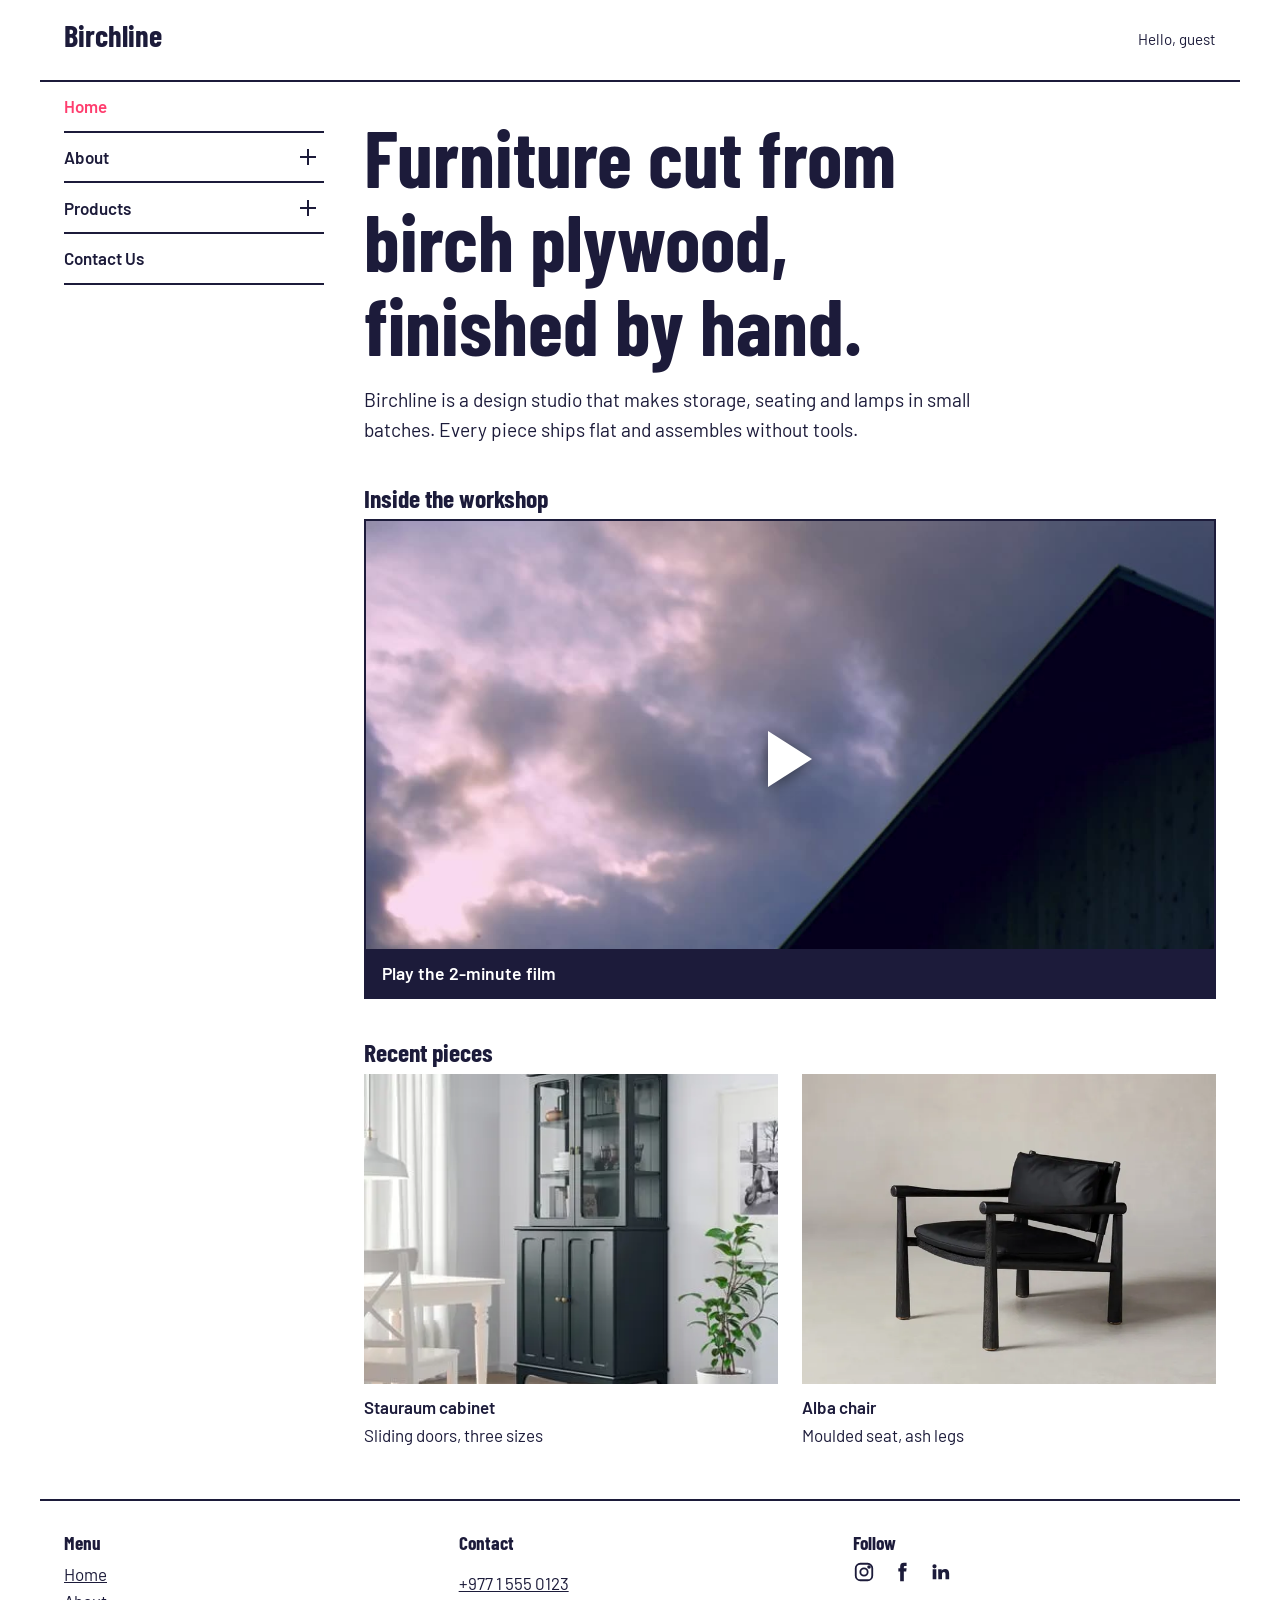
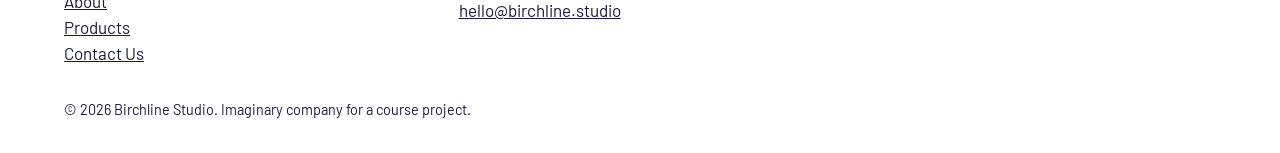
<file: index.html>
<!DOCTYPE html>
<html lang="en"><head><meta charset="UTF-8"><meta name="viewport" content="width=device-width, initial-scale=1">
<title>Home | Birchline Studio</title><meta name="description" content="Birchline Studio designs plywood furniture, made in small batches.">
<link rel="preconnect" href="https://fonts.googleapis.com"><link href="https://fonts.googleapis.com/css2?family=Barlow:wght@400;600&amp;family=Barlow+Condensed:wght@600;700&amp;display=swap" rel="stylesheet">
<link rel="stylesheet" href="css/styles.css"></head><body>
<a class="skip" href="#main">Skip to content</a>
<header class="top"><button class="burger" aria-label="Open menu" aria-expanded="false" aria-controls="nav"><span></span><span></span><span></span></button><a class="brand" href="index.html">Birchline</a><span class="hello">Hello, guest</span></header>
<div class="layout"><nav id="nav" class="side" aria-label="Main"><ul><li><div class="row"><a href="index.html" aria-current="page">Home</a></div></li><li><div class="row"><a href="about.html">About</a><button class="plus" aria-expanded="false" aria-label="Show About sections"></button></div><ul class="sub" hidden><li><a href="about.html#story">Our story</a></li><li><a href="about.html#team">The team</a></li></ul></li><li><div class="row"><a href="products.html">Products</a><button class="plus" aria-expanded="false" aria-label="Show Products sections"></button></div><ul class="sub" hidden><li><a href="products.html#seating">Seating</a></li><li><a href="products.html#storage">Storage</a></li><li><a href="products.html#lighting">Lighting</a></li></ul></li><li><div class="row"><a href="contact.html">Contact Us</a></div></li></ul></nav>
<main id="main"><h1 class="hero">Furniture cut from birch plywood, finished by hand.</h1>
<p class="lead">Birchline is a design studio that makes storage, seating and lamps in small batches. Every piece ships flat and assembles without tools.</p>
<section class="video" aria-labelledby="vh"><h2 id="vh">Inside the workshop</h2><button class="play" id="playBtn" aria-label="Play the 2-minute film"><img src="assets/img/video-poster.jpg" alt="" width="1280" height="720"><span class="tri"></span><span class="cap">Play the 2-minute film</span></button></section>
<section><h2>Recent pieces</h2><div class="grid"><a class="card" href="products.html#storage"><div class="img"><img src="assets/img/stauraum-cabinet.jpg" alt="Plywood cabinet with sliding doors" width="800" height="600" loading="lazy"></div><p class="t">Stauraum cabinet</p><p>Sliding doors, three sizes</p></a><a class="card" href="products.html#seating"><div class="img"><img src="assets/img/alba-chair.jpg" alt="Pink Alba chair with ash legs" width="800" height="600" loading="lazy"></div><p class="t">Alba chair</p><p>Moulded seat, ash legs</p></a></div></section></main></div>
<footer><div class="fcols"><div><h2>Menu</h2><ul><li><a href="index.html">Home</a></li><li><a href="about.html">About</a></li><li><a href="products.html">Products</a></li><li><a href="contact.html">Contact Us</a></li></ul></div>
<div><h2>Contact</h2><p><a href="tel:+97715550123">+977 1 555 0123</a><br><a href="mailto:hello@birchline.studio">hello@birchline.studio</a></p></div>
<div><h2>Follow</h2><div class="social"><a href="https://instagram.com" aria-label="Instagram"><svg viewBox="0 0 24 24" width="22" height="22" fill="none" stroke="currentColor" stroke-width="2"><rect x="3" y="3" width="18" height="18" rx="5"/><circle cx="12" cy="12" r="4"/><circle cx="17.5" cy="6.5" r="1" fill="currentColor"/></svg></a><a href="https://facebook.com" aria-label="Facebook"><svg viewBox="0 0 24 24" width="22" height="22" fill="currentColor"><path d="M14 8V6.5c0-.7.3-1 1-1h2V2h-3c-3 0-4 1.8-4 4v2H8v3.5h2V22h4v-10.5h2.6L17 8z"/></svg></a><a href="https://linkedin.com" aria-label="LinkedIn"><svg viewBox="0 0 24 24" width="22" height="22" fill="currentColor"><path d="M4 9h4v11H4zM6 3.5a2.3 2.3 0 110 4.6 2.3 2.3 0 010-4.6zM10 9h3.8v1.6C14.400 9.600 15.600 8.700 17.500 8.700c3.200 0 4.500 2 4.500 5.300V20h-4v-5.500c0-1.500-.5-2.400-1.800-2.400-1.400 0-2 1-2 2.500V20h-4z"/></svg></a></div></div></div><p class="copy">&copy; 2026 Birchline Studio. Imaginary company for a course project.</p></footer>
<dialog id="vm" aria-label="Studio film"><button class="close" aria-label="Close video">&times;</button><video controls playsinline preload="none"><source src="assets/video/studio.mp4" type="video/mp4">Your browser can't play this video.</video></dialog>
<script src="js/main.js"></script></body></html>
</file>
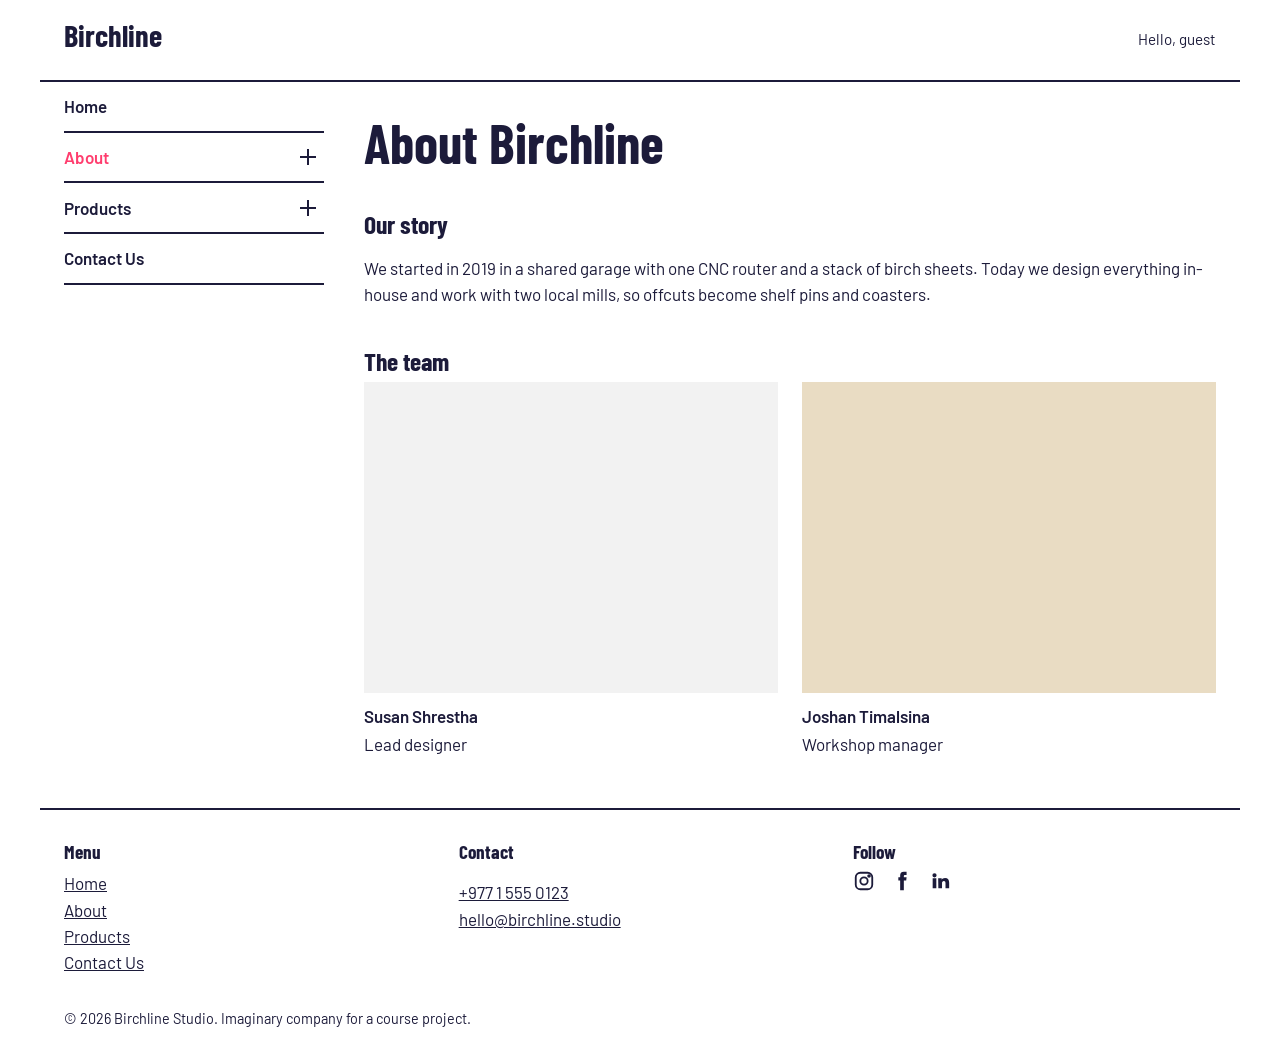
<file: about.html>
<!DOCTYPE html>
<html lang="en"><head><meta charset="UTF-8"><meta name="viewport" content="width=device-width, initial-scale=1">
<title>About | Birchline Studio</title><meta name="description" content="Birchline Studio designs plywood furniture, made in small batches.">
<link rel="preconnect" href="https://fonts.googleapis.com"><link href="https://fonts.googleapis.com/css2?family=Barlow:wght@400;600&amp;family=Barlow+Condensed:wght@600;700&amp;display=swap" rel="stylesheet">
<link rel="stylesheet" href="css/styles.css"></head><body>
<a class="skip" href="#main">Skip to content</a>
<header class="top"><button class="burger" aria-label="Open menu" aria-expanded="false" aria-controls="nav"><span></span><span></span><span></span></button><a class="brand" href="index.html">Birchline</a><span class="hello">Hello, guest</span></header>
<div class="layout"><nav id="nav" class="side" aria-label="Main"><ul><li><div class="row"><a href="index.html">Home</a></div></li><li><div class="row"><a href="about.html" aria-current="page">About</a><button class="plus" aria-expanded="false" aria-label="Show About sections"></button></div><ul class="sub" hidden><li><a href="about.html#story">Our story</a></li><li><a href="about.html#team">The team</a></li></ul></li><li><div class="row"><a href="products.html">Products</a><button class="plus" aria-expanded="false" aria-label="Show Products sections"></button></div><ul class="sub" hidden><li><a href="products.html#seating">Seating</a></li><li><a href="products.html#storage">Storage</a></li><li><a href="products.html#lighting">Lighting</a></li></ul></li><li><div class="row"><a href="contact.html">Contact Us</a></div></li></ul></nav>
<main id="main"><h1>About Birchline</h1><section id="story"><h2>Our story</h2><p>We started in 2019 in a shared garage with one CNC router and a stack of birch sheets. Today we design everything in-house and work with two local mills, so offcuts become shelf pins and coasters.</p></section>
<section id="team"><h2>The team</h2><div class="grid"><div><div class="img c3"></div><p class="t">Susan Shrestha</p><p>Lead designer</p></div><div><div class="img c1"></div><p class="t">Joshan Timalsina</p><p>Workshop manager</p></div></div></section></main></div>
<footer><div class="fcols"><div><h2>Menu</h2><ul><li><a href="index.html">Home</a></li><li><a href="about.html">About</a></li><li><a href="products.html">Products</a></li><li><a href="contact.html">Contact Us</a></li></ul></div>
<div><h2>Contact</h2><p><a href="tel:+97715550123">+977 1 555 0123</a><br><a href="mailto:hello@birchline.studio">hello@birchline.studio</a></p></div>
<div><h2>Follow</h2><div class="social"><a href="https://instagram.com" aria-label="Instagram"><svg viewBox="0 0 24 24" width="22" height="22" fill="none" stroke="currentColor" stroke-width="2"><rect x="3" y="3" width="18" height="18" rx="5"/><circle cx="12" cy="12" r="4"/><circle cx="17.5" cy="6.5" r="1" fill="currentColor"/></svg></a><a href="https://facebook.com" aria-label="Facebook"><svg viewBox="0 0 24 24" width="22" height="22" fill="currentColor"><path d="M14 8V6.5c0-.7.3-1 1-1h2V2h-3c-3 0-4 1.8-4 4v2H8v3.5h2V22h4v-10.5h2.6L17 8z"/></svg></a><a href="https://linkedin.com" aria-label="LinkedIn"><svg viewBox="0 0 24 24" width="22" height="22" fill="currentColor"><path d="M4 9h4v11H4zM6 3.5a2.3 2.3 0 110 4.6 2.3 2.3 0 010-4.6zM10 9h3.8v1.6C14.400 9.600 15.600 8.700 17.500 8.700c3.200 0 4.500 2 4.500 5.300V20h-4v-5.500c0-1.500-.5-2.400-1.800-2.400-1.400 0-2 1-2 2.500V20h-4z"/></svg></a></div></div></div><p class="copy">&copy; 2026 Birchline Studio. Imaginary company for a course project.</p></footer>
<dialog id="vm" aria-label="Studio film"><button class="close" aria-label="Close video">&times;</button><video controls playsinline preload="none"><source src="assets/video/studio.mp4" type="video/mp4">Your browser can't play this video.</video></dialog>
<script src="js/main.js"></script></body></html>
</file>
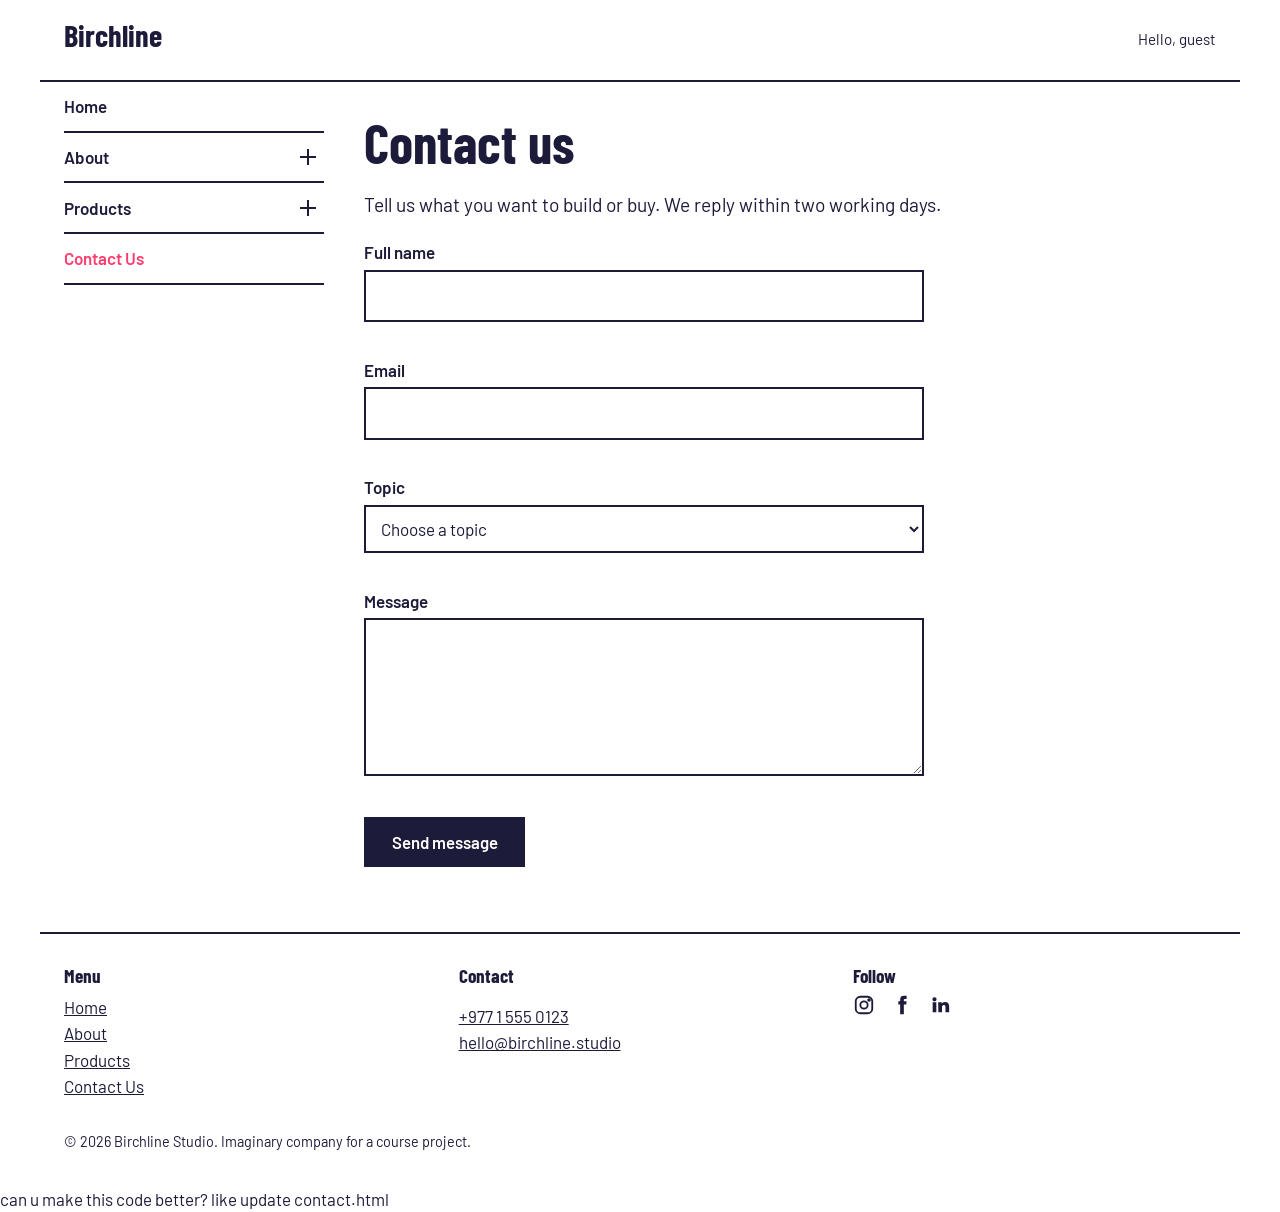
<file: contact.html>
<!DOCTYPE html>
<html lang="en"><head><meta charset="UTF-8"><meta name="viewport" content="width=device-width, initial-scale=1">
<title>Contact Us | Birchline Studio</title><meta name="description" content="Birchline Studio designs plywood furniture, made in small batches.">
<link rel="preconnect" href="https://fonts.googleapis.com"><link href="https://fonts.googleapis.com/css2?family=Barlow:wght@400;600&amp;family=Barlow+Condensed:wght@600;700&amp;display=swap" rel="stylesheet">
<link rel="stylesheet" href="css/styles.css"></head><body>
<a class="skip" href="#main">Skip to content</a>
<header class="top"><button class="burger" aria-label="Open menu" aria-expanded="false" aria-controls="nav"><span></span><span></span><span></span></button><a class="brand" href="index.html">Birchline</a><span class="hello">Hello, guest</span></header>
<div class="layout"><nav id="nav" class="side" aria-label="Main"><ul><li><div class="row"><a href="index.html">Home</a></div></li><li><div class="row"><a href="about.html">About</a><button class="plus" aria-expanded="false" aria-label="Show About sections"></button></div><ul class="sub" hidden><li><a href="about.html#story">Our story</a></li><li><a href="about.html#team">The team</a></li></ul></li><li><div class="row"><a href="products.html">Products</a><button class="plus" aria-expanded="false" aria-label="Show Products sections"></button></div><ul class="sub" hidden><li><a href="products.html#seating">Seating</a></li><li><a href="products.html#storage">Storage</a></li><li><a href="products.html#lighting">Lighting</a></li></ul></li><li><div class="row"><a href="contact.html" aria-current="page">Contact Us</a></div></li></ul></nav>
<main id="main"><h1>Contact us</h1><p class="lead">Tell us what you want to build or buy. We reply within two working days.</p>
<form id="cf" novalidate><div class="f"><label for="n">Full name</label><input id="n" name="name" required autocomplete="name"><small class="err"></small></div>
<div class="f"><label for="e">Email</label><input id="e" name="email" type="email" required autocomplete="email"><small class="err"></small></div>
<div class="f"><label for="s">Topic</label><select id="s" name="topic" required><option value="">Choose a topic</option><option>Order</option><option>Custom piece</option><option>Press</option></select><small class="err"></small></div>
<div class="f"><label for="m">Message</label><textarea id="m" name="message" rows="5" minlength="10" required></textarea><small class="err"></small></div>
<button class="send" type="submit">Send message</button><p id="ok" role="status"></p></form></main></div>
<footer><div class="fcols"><div><h2>Menu</h2><ul><li><a href="index.html">Home</a></li><li><a href="about.html">About</a></li><li><a href="products.html">Products</a></li><li><a href="contact.html">Contact Us</a></li></ul></div>
<div><h2>Contact</h2><p><a href="tel:+97715550123">+977 1 555 0123</a><br><a href="mailto:hello@birchline.studio">hello@birchline.studio</a></p></div>
<div><h2>Follow</h2><div class="social"><a href="https://instagram.com" aria-label="Instagram"><svg viewBox="0 0 24 24" width="22" height="22" fill="none" stroke="currentColor" stroke-width="2"><rect x="3" y="3" width="18" height="18" rx="5"/><circle cx="12" cy="12" r="4"/><circle cx="17.5" cy="6.5" r="1" fill="currentColor"/></svg></a><a href="https://facebook.com" aria-label="Facebook"><svg viewBox="0 0 24 24" width="22" height="22" fill="currentColor"><path d="M14 8V6.5c0-.7.3-1 1-1h2V2h-3c-3 0-4 1.8-4 4v2H8v3.5h2V22h4v-10.5h2.6L17 8z"/></svg></a><a href="https://linkedin.com" aria-label="LinkedIn"><svg viewBox="0 0 24 24" width="22" height="22" fill="currentColor"><path d="M4 9h4v11H4zM6 3.5a2.3 2.3 0 110 4.6 2.3 2.3 0 010-4.6zM10 9h3.8v1.6C14.400 9.600 15.600 8.700 17.500 8.700c3.200 0 4.500 2 4.500 5.300V20h-4v-5.500c0-1.500-.5-2.400-1.800-2.400-1.400 0-2 1-2 2.500V20h-4z"/></svg></a></div></div></div><p class="copy">&copy; 2026 Birchline Studio. Imaginary company for a course project.</p></footer>
<dialog id="vm" aria-label="Studio film"><button class="close" aria-label="Close video">&times;</button><video controls playsinline preload="none"><source src="assets/video/studio.mp4" type="video/mp4">Your browser can't play this video.</video></dialog>
<script src="js/main.js"></script></body></html> can u make this code better? like update contact.html
</file>
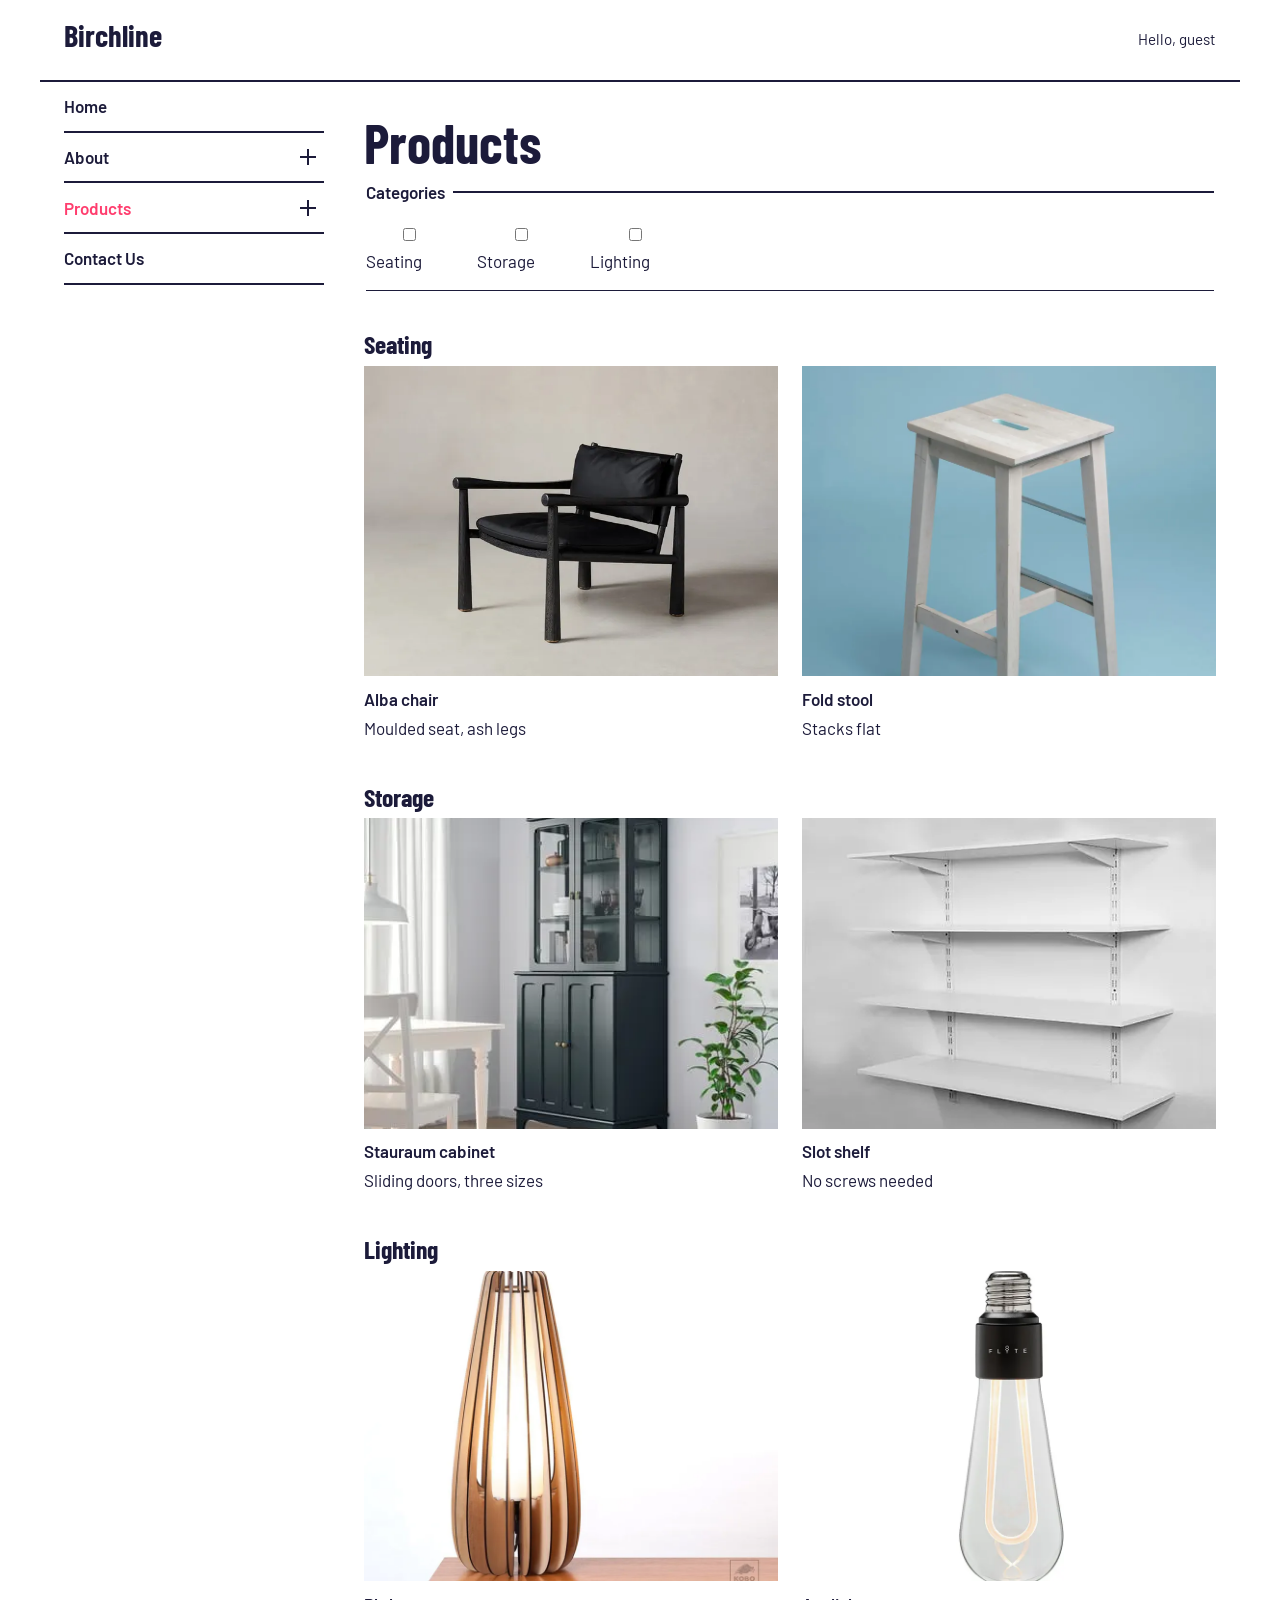
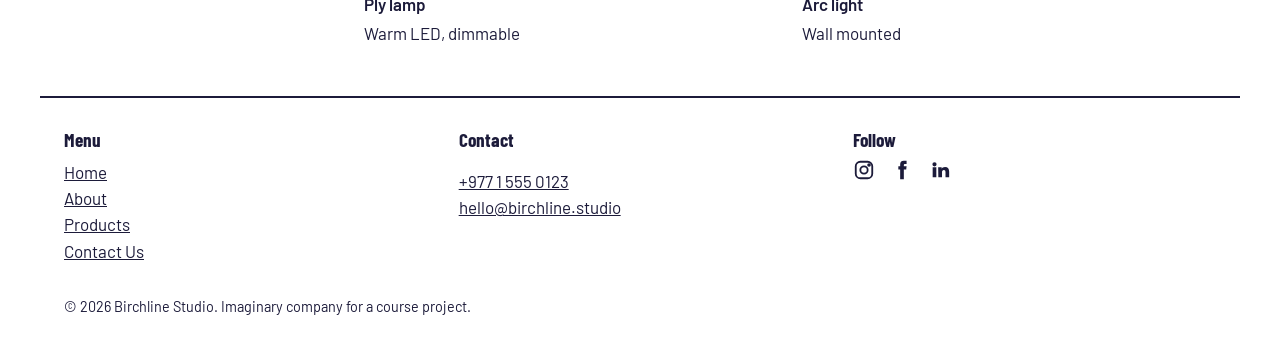
<file: products.html>
<!DOCTYPE html>
<html lang="en"><head><meta charset="UTF-8"><meta name="viewport" content="width=device-width, initial-scale=1">
<title>Products | Birchline Studio</title><meta name="description" content="Birchline Studio designs plywood furniture, made in small batches.">
<link rel="preconnect" href="https://fonts.googleapis.com"><link href="https://fonts.googleapis.com/css2?family=Barlow:wght@400;600&amp;family=Barlow+Condensed:wght@600;700&amp;display=swap" rel="stylesheet">
<link rel="stylesheet" href="css/styles.css"></head><body>
<a class="skip" href="#main">Skip to content</a>
<header class="top"><button class="burger" aria-label="Open menu" aria-expanded="false" aria-controls="nav"><span></span><span></span><span></span></button><a class="brand" href="index.html">Birchline</a><span class="hello">Hello, guest</span></header>
<div class="layout"><nav id="nav" class="side" aria-label="Main"><ul><li><div class="row"><a href="index.html">Home</a></div></li><li><div class="row"><a href="about.html">About</a><button class="plus" aria-expanded="false" aria-label="Show About sections"></button></div><ul class="sub" hidden><li><a href="about.html#story">Our story</a></li><li><a href="about.html#team">The team</a></li></ul></li><li><div class="row"><a href="products.html" aria-current="page">Products</a><button class="plus" aria-expanded="false" aria-label="Show Products sections"></button></div><ul class="sub" hidden><li><a href="products.html#seating">Seating</a></li><li><a href="products.html#storage">Storage</a></li><li><a href="products.html#lighting">Lighting</a></li></ul></li><li><div class="row"><a href="contact.html">Contact Us</a></div></li></ul></nav>
<main id="main"><h1>Products</h1><fieldset class="filters"><legend>Categories</legend><label><input type="checkbox" value="seating"> Seating</label><label><input type="checkbox" value="storage"> Storage</label><label><input type="checkbox" value="lighting"> Lighting</label></fieldset>
<section id="seating" data-sec="seating"><h2>Seating</h2><div class="grid"><article class="card" data-cat="seating"><div class="img"><img src="assets/img/alba-chair.jpg" alt="Pink Alba chair with ash legs" width="800" height="600" loading="lazy"></div><p class="t">Alba chair</p><p>Moulded seat, ash legs</p></article><article class="card" data-cat="seating"><div class="img"><img src="assets/img/fold-stool.jpg" alt="Birch plywood fold stool" width="800" height="600" loading="lazy"></div><p class="t">Fold stool</p><p>Stacks flat</p></article></div></section>
<section id="storage" data-sec="storage"><h2>Storage</h2><div class="grid"><article class="card" data-cat="storage"><div class="img"><img src="assets/img/stauraum-cabinet.jpg" alt="Plywood cabinet with sliding doors" width="800" height="600" loading="lazy"></div><p class="t">Stauraum cabinet</p><p>Sliding doors, three sizes</p></article><article class="card" data-cat="storage"><div class="img"><img src="assets/img/slot-shelf.jpg" alt="Slot-together plywood shelf" width="800" height="600" loading="lazy"></div><p class="t">Slot shelf</p><p>No screws needed</p></article></div></section>
<section id="lighting" data-sec="lighting"><h2>Lighting</h2><div class="grid"><article class="card" data-cat="lighting"><div class="img"><img src="assets/img/ply-lamp.jpg" alt="Plywood lamp with warm light" width="800" height="600" loading="lazy"></div><p class="t">Ply lamp</p><p>Warm LED, dimmable</p></article><article class="card" data-cat="lighting"><div class="img"><img src="assets/img/arc-light.jpg" alt="Wall-mounted arc light" width="800" height="600" loading="lazy"></div><p class="t">Arc light</p><p>Wall mounted</p></article></div></section></main></div>
<footer><div class="fcols"><div><h2>Menu</h2><ul><li><a href="index.html">Home</a></li><li><a href="about.html">About</a></li><li><a href="products.html">Products</a></li><li><a href="contact.html">Contact Us</a></li></ul></div>
<div><h2>Contact</h2><p><a href="tel:+97715550123">+977 1 555 0123</a><br><a href="mailto:hello@birchline.studio">hello@birchline.studio</a></p></div>
<div><h2>Follow</h2><div class="social"><a href="https://instagram.com" aria-label="Instagram"><svg viewBox="0 0 24 24" width="22" height="22" fill="none" stroke="currentColor" stroke-width="2"><rect x="3" y="3" width="18" height="18" rx="5"/><circle cx="12" cy="12" r="4"/><circle cx="17.5" cy="6.5" r="1" fill="currentColor"/></svg></a><a href="https://facebook.com" aria-label="Facebook"><svg viewBox="0 0 24 24" width="22" height="22" fill="currentColor"><path d="M14 8V6.5c0-.7.3-1 1-1h2V2h-3c-3 0-4 1.8-4 4v2H8v3.5h2V22h4v-10.5h2.6L17 8z"/></svg></a><a href="https://linkedin.com" aria-label="LinkedIn"><svg viewBox="0 0 24 24" width="22" height="22" fill="currentColor"><path d="M4 9h4v11H4zM6 3.5a2.3 2.3 0 110 4.6 2.3 2.3 0 010-4.6zM10 9h3.8v1.6C14.400 9.600 15.600 8.700 17.500 8.700c3.200 0 4.500 2 4.500 5.300V20h-4v-5.500c0-1.500-.5-2.400-1.800-2.400-1.400 0-2 1-2 2.500V20h-4z"/></svg></a></div></div></div><p class="copy">&copy; 2026 Birchline Studio. Imaginary company for a course project.</p></footer>
<dialog id="vm" aria-label="Studio film"><button class="close" aria-label="Close video">&times;</button><video controls playsinline preload="none"><source src="assets/video/studio.mp4" type="video/mp4">Your browser can't play this video.</video></dialog>
<script src="js/main.js"></script></body></html>
</file>
<file: css/styles.css>
:root{--paper:#fff;--ink:#1c1b3a;--grey:#f2f2f2;--birch:#e9dcc3;--pink:#ff3d6e;--rule:2px solid var(--ink);color-scheme:light}
*{box-sizing:border-box}
body{margin:0;font:400 1.0625rem/1.55 Barlow,system-ui,sans-serif;color:var(--ink);background:var(--paper)}
h1,h2,.brand{font-family:"Barlow Condensed",Impact,sans-serif;font-weight:700;line-height:1.05;margin:0 0 .5rem}
h1{font-size:clamp(2rem,5vw,3.4rem)}h2{font-size:1.6rem}
a{color:inherit}a:focus-visible,button:focus-visible,input:focus-visible,select:focus-visible,textarea:focus-visible{outline:3px solid var(--pink);outline-offset:3px}
.skip{position:absolute;left:-999px}.skip:focus{left:1rem;top:1rem;background:var(--paper);padding:.5rem;z-index:9}
.top{display:flex;align-items:center;justify-content:space-between;gap:1rem;max-width:1200px;margin:0 auto;padding:1.25rem 1.5rem;border-bottom:var(--rule)}
.brand{font-size:1.9rem;text-decoration:none}.hello{font-size:.95rem}
.burger{display:none;width:34px;height:28px;background:none;border:0;padding:0;position:relative;cursor:pointer}
.burger span{position:absolute;left:0;width:100%;height:2px;background:var(--ink);transition:transform .25s,opacity .2s}
.burger span:nth-child(1){top:5px}.burger span:nth-child(2){top:13px}.burger span:nth-child(3){top:21px}
.burger[aria-expanded=true] span:nth-child(1){transform:translateY(8px) rotate(45deg)}
.burger[aria-expanded=true] span:nth-child(2){opacity:0}
.burger[aria-expanded=true] span:nth-child(3){transform:translateY(-8px) rotate(-45deg)}
.layout{display:grid;grid-template-columns:260px 1fr;gap:2.5rem;max-width:1200px;margin:0 auto;padding:0 1.5rem}
.side ul{list-style:none;margin:0;padding:0}.side>ul>li{border-bottom:var(--rule)}
.row{display:flex;justify-content:space-between;align-items:center}
.row a{flex:1;padding:.7rem 0;text-decoration:none;font-weight:600}
.row a[aria-current=page]{color:var(--pink)}.row a:hover{text-decoration:underline}
.plus{width:32px;height:32px;border:0;background:none;position:relative;cursor:pointer}
.plus:before,.plus:after{content:"";position:absolute;left:8px;top:15px;width:16px;height:2px;background:var(--ink);transition:transform .2s}
.plus:after{transform:rotate(90deg)}.plus[aria-expanded=true]:after{transform:none}
.sub{padding:0 0 .7rem 1rem!important}.sub a{display:block;padding:.25rem 0}
main{padding:2rem 0 3rem;min-width:0}main section{margin-top:2.5rem;scroll-margin-top:1rem}
.lead{max-width:60ch;font-size:1.2rem}.hero{max-width:16ch;font-size:clamp(2.6rem,7vw,5rem)}
.play{position:relative;display:block;width:100%;padding:0;border:var(--rule);background:var(--birch);cursor:pointer;overflow:hidden;aspect-ratio:16/9;max-height:480px}
.play img{display:block;width:100%;height:100%;object-fit:cover;transition:transform .3s}
.play:hover img{transform:scale(1.03)}
.tri{position:absolute;left:50%;top:50%;translate:-50% -50%;width:0;height:0;border-left:44px solid #fff;border-top:28px solid transparent;border-bottom:28px solid transparent;filter:drop-shadow(0 2px 8px rgba(0,0,0,.5))}
.cap{position:absolute;left:0;right:0;bottom:0;padding:.8rem 1rem;background:var(--ink);color:#fff;font:600 1.1rem Barlow,sans-serif;text-align:left;transition:background .2s}
.play:hover .cap{background:var(--pink)}
.grid{display:grid;grid-template-columns:repeat(auto-fit,minmax(240px,1fr));gap:1.5rem}
.card{text-decoration:none}.card p,.grid p{margin:.15rem 0}.t{font-weight:600}
.img{aspect-ratio:4/3;background:var(--grey);margin-bottom:.6rem}
.c1{background:var(--birch)}.c2{background:var(--pink)}.c3{background:var(--grey)}
.filters{border:0;border-top:var(--rule);border-bottom:1px solid var(--ink);padding:1rem 0;display:flex;flex-wrap:wrap;gap:.5rem 2rem}
.filters legend{font-weight:600;padding:0 .5rem 0 0}.filters label{cursor:pointer}
.f{margin-bottom:1.1rem;max-width:560px}.f label{display:block;font-weight:600;margin-bottom:.25rem}
input,select,textarea{width:100%;padding:.7rem;border:var(--rule);font:inherit;background:#fff;color:var(--ink);border-radius:0}
.f.bad input,.f.bad select,.f.bad textarea{border-color:var(--pink)}.err{color:#b4003c;display:block;min-height:1.2em}
.send{padding:.8rem 1.6rem;border:var(--rule);background:var(--ink);color:#fff;font:600 1.05rem Barlow,sans-serif;cursor:pointer}
.send:hover{background:var(--pink);border-color:var(--pink)}#ok{font-weight:600;margin-top:1rem}
footer{border-top:var(--rule);max-width:1200px;margin:0 auto;padding:2rem 1.5rem}
.fcols{display:grid;grid-template-columns:repeat(auto-fit,minmax(200px,1fr));gap:2rem}
footer h2{font-size:1.2rem}footer ul{list-style:none;padding:0;margin:0}footer a:hover{color:var(--pink)}
.social{display:flex;gap:1rem}.copy{margin:2rem 0 0;font-size:.9rem}
dialog{width:min(900px,92vw);padding:0;border:var(--rule);background:#000}dialog::backdrop{background:rgba(28,27,58,.8)}
dialog video{display:block;width:100%;max-height:80vh}
.close{position:absolute;right:.5rem;top:.5rem;z-index:2;width:40px;height:40px;border:0;background:var(--paper);font-size:1.7rem;cursor:pointer}
@media(max-width:800px){
.burger{display:block}.hello{font-size:.85rem}.layout{display:block}
.side{display:none;position:fixed;inset:0;top:var(--hh,72px);background:var(--paper);padding:0 1.5rem;overflow:auto;z-index:5}
.side.open{display:block}}
@media(prefers-reduced-motion:reduce){*{transition:none!important}}
.img img{display:block;width:100%;height:100%;object-fit:cover}
</file>
